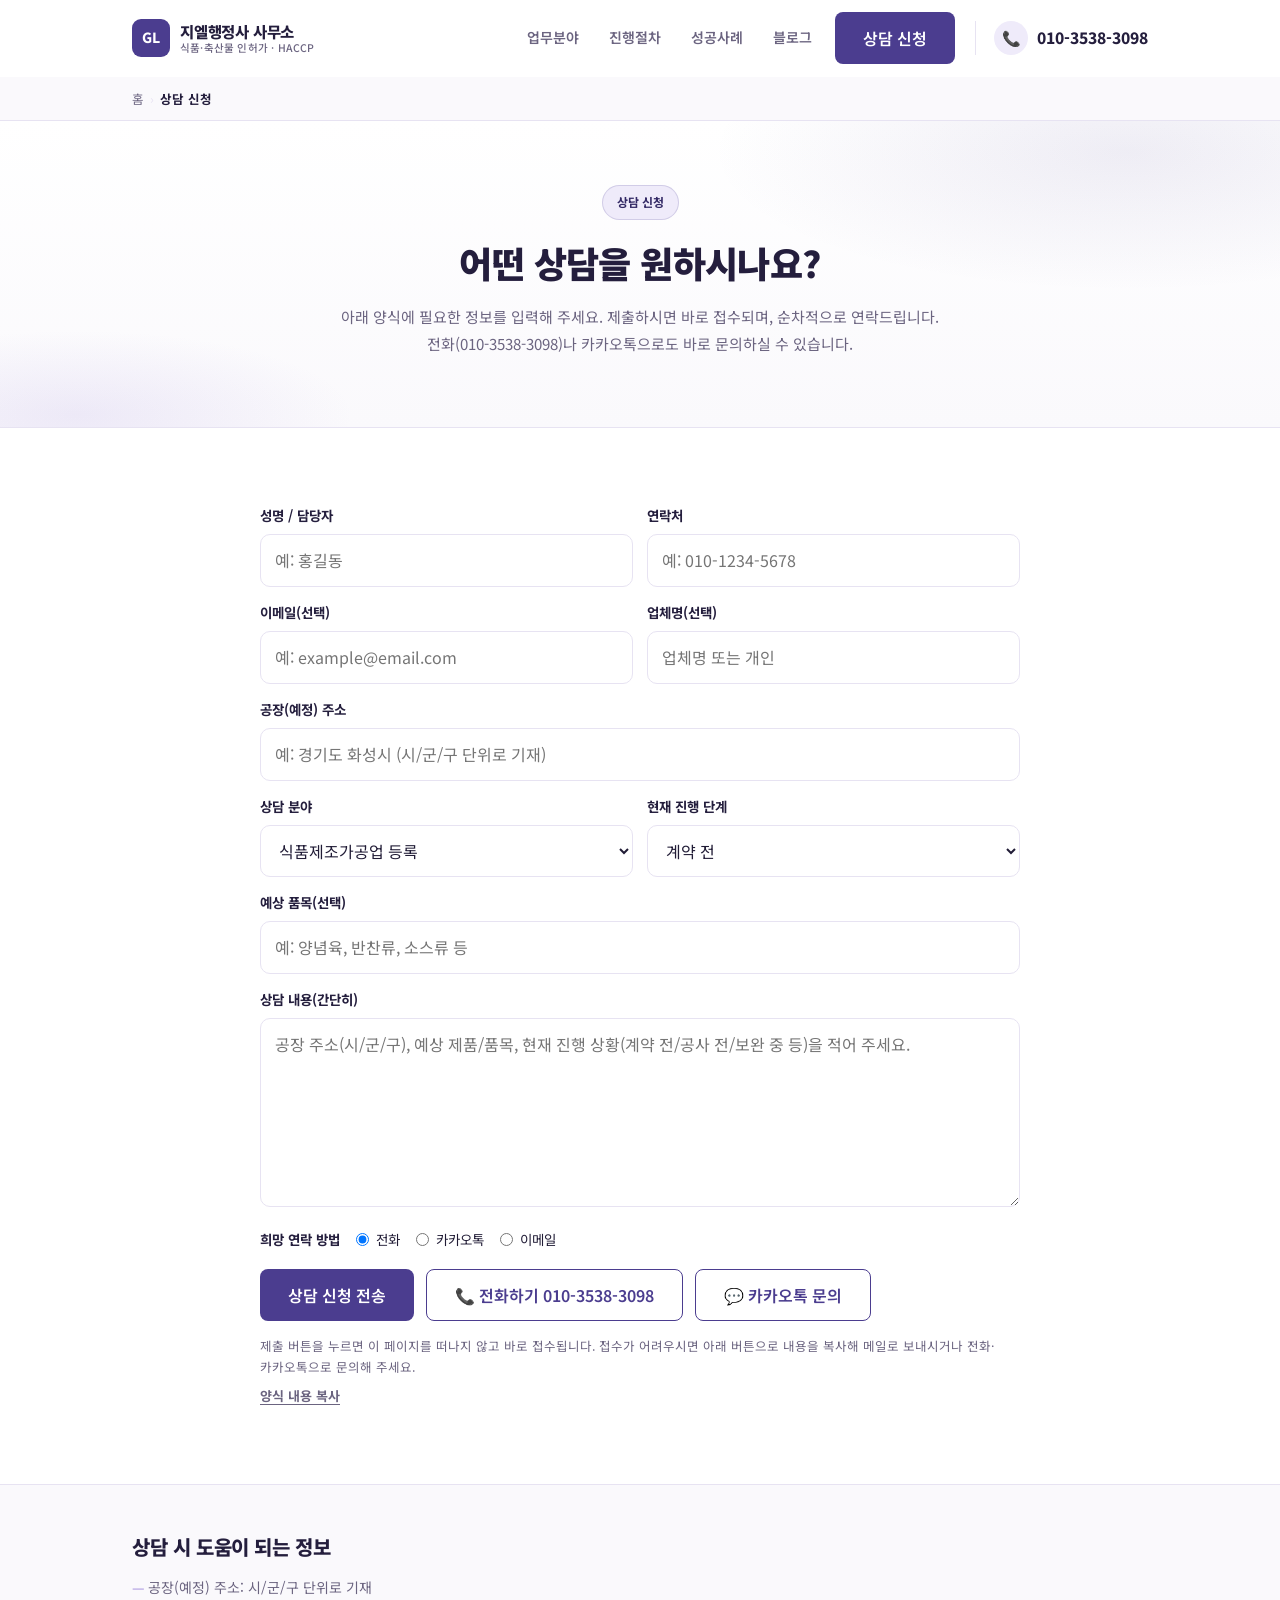
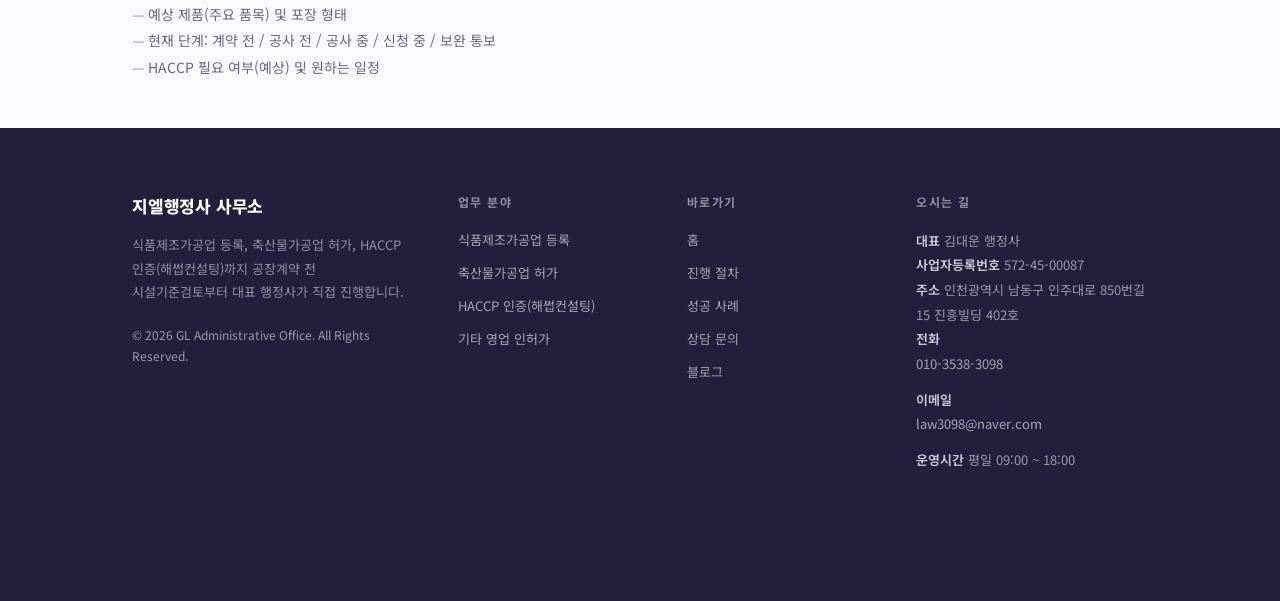
<file: consult.html>
<!DOCTYPE html>
<html lang="ko">
<head>
  <script async src="https://www.googletagmanager.com/gtag/js?id=G-QGWECXJBGD"></script>
  <script>
    window.dataLayer = window.dataLayer || [];
    function gtag(){dataLayer.push(arguments);}
    gtag('js', new Date());
    gtag('config', 'G-QGWECXJBGD');
  </script>
  <script type="text/javascript" src="//wcs.pstatic.net/wcslog.js"></script>
  <script type="text/javascript">
    if(!wcs_add) var wcs_add = {};
    wcs_add["wa"] = "1cdd1643c23b5f0";
    if(window.wcs) { wcs_do(); }
  </script>

  <meta charset="UTF-8" />
  <meta name="viewport" content="width=device-width, initial-scale=1.0" />

  <title>상담 신청 | 식품·축산물 인허가·HACCP 상담 — 지엘행정사 사무소</title>
  <meta name="description" content="식품·축산물 인허가, HACCP 인증 상담 신청 페이지입니다. 전화·카카오톡으로도 바로 문의하세요. ☎010-3538-3098" />
  <link rel="canonical" href="https://gladmin.co.kr/consult.html" />
  <meta name="robots" content="index,follow" />

  <meta property="og:type" content="website" />
  <meta property="og:url" content="https://gladmin.co.kr/consult.html" />
  <meta property="og:title" content="상담 신청 | 식품·축산물 인허가·HACCP 상담 — 지엘행정사 사무소" />
  <meta property="og:description" content="식품제조가공업, 축산물가공업, HACCP 인증 상담을 신청하세요. 전화·카카오톡 문의도 가능합니다." />
  <meta property="og:image" content="https://gladmin.co.kr/images/hero-jj.png" />
  <meta property="og:locale" content="ko_KR" />
  <meta property="og:site_name" content="지엘행정사 사무소" />
  <meta name="twitter:card" content="summary_large_image" />
  <meta name="twitter:title" content="상담 신청 | 지엘행정사 사무소" />
  <meta name="twitter:description" content="식품·축산물 인허가·HACCP 상담을 신청하세요." />
  <meta name="twitter:image" content="https://gladmin.co.kr/images/hero-jj.png" />

  <script type="application/ld+json">
  {
    "@context": "https://schema.org",
    "@graph": [
      {
        "@type": "ProfessionalService",
        "@id": "https://gladmin.co.kr/#organization",
        "name": "지엘행정사 사무소",
        "telephone": "010-3538-3098",
        "email": "law3098@naver.com",
        "url": "https://gladmin.co.kr",
        "areaServed": ["인천광역시","경기도","서울특별시","강원도","충청도","경상도","전라도","제주도"]
      },
      {
        "@type": "BreadcrumbList",
        "itemListElement": [
          { "@type": "ListItem", "position": 1, "name": "홈", "item": "https://gladmin.co.kr/" },
          { "@type": "ListItem", "position": 2, "name": "상담 신청", "item": "https://gladmin.co.kr/consult.html" }
        ]
      }
    ]
  }
  </script>

  <link rel="preconnect" href="https://fonts.googleapis.com">
  <link rel="preconnect" href="https://fonts.gstatic.com" crossorigin>
  <link href="https://fonts.googleapis.com/css2?family=Noto+Sans+KR:wght@300;400;500;700;900&display=swap" rel="stylesheet">
  <link rel="stylesheet" href="styles/tokens.css">
  <link rel="stylesheet" href="style.css">
</head>
<body data-page="consult">

<header class="site-header" itemscope itemtype="https://schema.org/WPHeader">
  <div class="container site-header-bar">
    <a href="index.html" class="site-logo">
      <span class="site-logo-mark">GL</span>
      <span class="site-logo-text"><strong>지엘행정사 사무소</strong><small>식품·축산물 인허가 · HACCP</small></span>
    </a>
    <button class="nav-toggle" aria-label="메뉴 열기" aria-expanded="false"><span></span><span></span><span></span></button>
    <nav class="site-nav" aria-label="주요 메뉴">
      <a href="services.html">업무분야</a>
      <a href="index.html#process">진행절차</a>
      <a href="cases.html">성공사례</a>
      <a href="https://blog.naver.com/PostList.naver?blogId=goodlock7ad&from=postList&categoryNo=1" target="_blank" rel="noopener">블로그</a>
      <a href="consult.html" class="btn btn-primary" aria-current="page">상담 신청</a>
    </nav>
    <a href="tel:01035383098" class="site-tel" aria-label="전화상담">
      <span class="site-tel-icon">📞</span>
      <span class="site-tel-num">010-3538-3098</span>
    </a>
  </div>
</header>
<div class="nav-backdrop"></div>

<nav class="breadcrumb" aria-label="breadcrumb">
  <div class="container breadcrumb-list"><a href="index.html">홈</a><span>›</span><b>상담 신청</b></div>
</nav>

<section class="page-hero" aria-labelledby="ph-heading">
  <div class="container page-hero-inner">
    <div class="page-hero-badge">상담 신청</div>
    <h1 id="ph-heading">어떤 상담을 원하시나요?</h1>
    <p class="page-hero-desc">아래 양식에 필요한 정보를 입력해 주세요. 제출하시면 바로 접수되며, 순차적으로 연락드립니다. 전화(010-3538-3098)나 카카오톡으로도 바로 문의하실 수 있습니다.</p>
  </div>
</section>

<main>
<section class="section" id="consultForm-section">
  <div class="container">
    <form id="consultForm" class="consult-form" action="https://formspree.io/f/xvzwoyqg" method="POST">
      <div class="form-row">
        <div class="form-field"><label for="f-name">성명 / 담당자</label><input id="f-name" name="name" required placeholder="예: 홍길동"></div>
        <div class="form-field"><label for="f-phone">연락처</label><input id="f-phone" name="phone" required placeholder="예: 010-1234-5678"></div>
      </div>
      <div class="form-row">
        <div class="form-field"><label for="f-email">이메일(선택)</label><input id="f-email" name="email" type="email" placeholder="예: example@email.com"></div>
        <div class="form-field"><label for="f-company">업체명(선택)</label><input id="f-company" name="company" placeholder="업체명 또는 개인"></div>
      </div>
      <div class="form-field" style="margin-bottom:14px;">
        <label for="f-address">공장(예정) 주소</label>
        <input id="f-address" name="address" placeholder="예: 경기도 화성시 (시/군/구 단위로 기재)">
      </div>
      <div class="form-row">
        <div class="form-field"><label for="f-service">상담 분야</label>
          <select id="f-service" name="service" required>
            <option value="식품제조가공업">식품제조가공업 등록</option>
            <option value="축산물가공업">축산물가공업 허가</option>
            <option value="HACCP">HACCP 인증 / 해썹컨설팅</option>
            <option value="기타">기타(즉석판매·소분 등)</option>
          </select>
        </div>
        <div class="form-field"><label for="f-stage">현재 진행 단계</label>
          <select id="f-stage" name="stage">
            <option value="계약 전">계약 전</option>
            <option value="공사 전">공사 전</option>
            <option value="공사 중">공사 중</option>
            <option value="신청 중">신청 중</option>
            <option value="보완 통보">보완 통보</option>
          </select>
        </div>
      </div>
      <div class="form-field" style="margin-bottom:14px;">
        <label for="f-product">예상 품목(선택)</label>
        <input id="f-product" name="product" placeholder="예: 양념육, 반찬류, 소스류 등">
      </div>
      <div class="form-field" style="margin-bottom:14px;">
        <label for="f-message">상담 내용(간단히)</label>
        <textarea id="f-message" name="message" rows="6" required placeholder="공장 주소(시/군/구), 예상 제품/품목, 현재 진행 상황(계약 전/공사 전/보완 중 등)을 적어 주세요."></textarea>
      </div>
      <div class="form-radio-group">
        <span>희망 연락 방법</span>
        <label class="form-radio"><input type="radio" name="prefer" value="전화" checked> 전화</label>
        <label class="form-radio"><input type="radio" name="prefer" value="카카오톡"> 카카오톡</label>
        <label class="form-radio"><input type="radio" name="prefer" value="이메일"> 이메일</label>
      </div>
      <input type="hidden" name="_subject" value="홈페이지 상담신청">
      <input type="text" name="_gotcha" tabindex="-1" autocomplete="off" style="position:absolute;left:-9999px;width:1px;height:1px;overflow:hidden;" aria-hidden="true">
      <div class="form-actions">
        <button type="submit" class="btn btn-primary">상담 신청 전송</button>
        <a href="tel:01035383098" class="btn btn-secondary">📞 전화하기 010-3538-3098</a>
        <a href="http://pf.kakao.com/_YYpbX/chat" target="_blank" rel="noopener" class="btn btn-secondary">💬 카카오톡 문의</a>
      </div>
      <div id="formStatus" class="form-status" role="status" aria-live="polite"></div>
      <p class="form-note">제출 버튼을 누르면 이 페이지를 떠나지 않고 바로 접수됩니다. 접수가 어려우시면 아래 버튼으로 내용을 복사해 메일로 보내시거나 전화·카카오톡으로 문의해 주세요.</p>
      <button type="button" id="copyBtn" class="text-btn">양식 내용 복사</button>
    </form>
  </div>
</section>

<section class="section section-sm" style="background:var(--cream);border-top:1px solid var(--border);">
  <div class="container">
    <h2 class="section-title" style="font-size:20px;">상담 시 도움이 되는 정보</h2>
    <ul class="consult-info-list">
      <li>공장(예정) 주소: 시/군/구 단위로 기재</li>
      <li>예상 제품(주요 품목) 및 포장 형태</li>
      <li>현재 단계: 계약 전 / 공사 전 / 공사 중 / 신청 중 / 보완 통보</li>
      <li>HACCP 필요 여부(예상) 및 원하는 일정</li>
    </ul>
  </div>
</section>
</main>

<footer class="site-footer" itemscope itemtype="https://schema.org/WPFooter">
  <div class="container site-footer-grid">
    <div class="site-footer-brand">
      <div class="site-footer-logo">지엘행정사 사무소</div>
      <p class="site-footer-tagline">식품제조가공업 등록, 축산물가공업 허가, HACCP 인증(해썹컨설팅)까지 공장계약 전 시설기준검토부터 대표 행정사가 직접 진행합니다.</p>
      <div class="site-footer-copy" style="margin-top:0;padding-top:0;border-top:none;">© 2026 GL Administrative Office. All Rights Reserved.</div>
    </div>
    <nav class="site-footer-links" aria-label="업무 분야">
      <h5>업무 분야</h5>
      <a href="services.html#food">식품제조가공업 등록</a>
      <a href="services.html#meat">축산물가공업 허가</a>
      <a href="services.html#haccp">HACCP 인증(해썹컨설팅)</a>
      <a href="services.html#etc">기타 영업 인허가</a>
    </nav>
    <nav class="site-footer-links" aria-label="바로가기">
      <h5>바로가기</h5>
      <a href="index.html">홈</a>
      <a href="index.html#process">진행 절차</a>
      <a href="cases.html">성공 사례</a>
      <a href="consult.html">상담 문의</a>
      <a href="https://blog.naver.com/PostList.naver?blogId=goodlock7ad&from=postList&categoryNo=1" target="_blank" rel="noopener">블로그</a>
    </nav>
    <div class="site-footer-links">
      <h5>오시는 길</h5>
      <div class="site-footer-info">
        <p><strong>대표</strong> 김대운 행정사</p>
        <p><strong>사업자등록번호</strong> 572-45-00087</p>
        <p><strong>주소</strong> 인천광역시 남동구 인주대로 850번길 15 진흥빌딩 402호</p>
        <p><strong>전화</strong> <a href="tel:01035383098">010-3538-3098</a></p>
        <p><strong>이메일</strong> <a href="mailto:law3098@naver.com">law3098@naver.com</a></p>
        <p><strong>운영시간</strong> 평일 09:00 ~ 18:00</p>
      </div>
    </div>
  </div>
</footer>

<div class="mobile-cta-bar" role="navigation" aria-label="빠른 연락">
  <a href="tel:01035383098" class="mobile-cta-bar-btn btn btn-secondary">📞 전화하기</a>
  <a href="#consultForm-section" class="mobile-cta-bar-btn btn btn-primary">상담폼 작성</a>
</div>

<script src="scripts/reveal.js"></script>
<script src="main.js"></script>
<script>
(function(){
  var form=document.getElementById('consultForm');
  var copyBtn=document.getElementById('copyBtn');
  var serviceSelect=document.getElementById('f-service');
  var statusEl=document.getElementById('formStatus');

  /* services.html에서 consult.html?type=food 등으로 넘어오면 상담 분야를 자동 선택 */
  var typeMap={ food:'식품제조가공업', meat:'축산물가공업', haccp:'HACCP', etc:'기타' };
  var params=new URLSearchParams(window.location.search);
  var type=params.get('type');
  if(type && typeMap[type]){ serviceSelect.value=typeMap[type]; }

  function setStatus(kind,text){
    statusEl.className='form-status'+(kind?' is-'+kind:'');
    statusEl.textContent=text||'';
  }

  form.addEventListener('submit',function(e){
    e.preventDefault();

    /* 허니팟(스팸 방지): 값이 채워져 있으면 봇으로 간주하고 조용히 무시 */
    var honeypot=form.querySelector('input[name="_gotcha"]');
    if(honeypot && honeypot.value){ return; }

    var data=new FormData(form);
    var name=data.get('name');
    var service=data.get('service');
    var subjectField=form.querySelector('input[name="_subject"]');
    if(subjectField){ subjectField.value='[홈페이지 상담신청] '+name+' - '+service; }

    var submitBtn=form.querySelector('button[type="submit"]');
    var originalLabel=submitBtn.textContent;
    submitBtn.disabled=true;
    submitBtn.textContent='전송 중...';
    setStatus(null,'');

    fetch(form.action,{
      method:'POST',
      body:new FormData(form),
      headers:{ 'Accept':'application/json' }
    }).then(function(res){
      if(res.ok){
        setStatus('success','상담 신청이 접수되었습니다. 빠른 시일 내에 연락드리겠습니다.');
        form.reset();
        if(typeof gtag!=='undefined') gtag('event','consult_submit',{event_category:'contact',event_label:service});
      } else {
        return res.json().catch(function(){ return null; }).then(function(json){
          var msg=(json && json.errors && json.errors.length) ? json.errors.map(function(er){ return er.message; }).join(', ') : null;
          setStatus('error','전송에 실패했습니다'+(msg?' ('+msg+')':'')+'. 전화(010-3538-3098)로 문의해 주세요.');
        });
      }
    }).catch(function(){
      setStatus('error','전송에 실패했습니다. 네트워크 상태를 확인하시거나 전화(010-3538-3098)로 문의해 주세요.');
    }).finally(function(){
      submitBtn.disabled=false;
      submitBtn.textContent=originalLabel;
    });
  });

  copyBtn.addEventListener('click',function(){
    var data=new FormData(form);
    var text='상담 신청\n';
    text+='이름: '+(data.get('name')||'')+'\n';
    text+='연락처: '+(data.get('phone')||'')+'\n';
    text+='이메일: '+(data.get('email')||'')+'\n';
    text+='상담분야: '+(data.get('service')||'')+'\n';
    text+='업체명: '+(data.get('company')||'')+'\n';
    text+='공장(예정) 주소: '+(data.get('address')||'')+'\n';
    text+='예상 품목: '+(data.get('product')||'')+'\n';
    text+='진행 단계: '+(data.get('stage')||'')+'\n';
    text+='희망연락방법: '+(data.get('prefer')||'')+'\n\n';
    text+='상담내용:\n'+(data.get('message')||'');
    navigator.clipboard.writeText(text).then(function(){
      alert('양식 내용이 클립보드에 복사되었습니다. 이메일에 붙여넣어 전송하거나 카카오톡으로 공유하세요.');
    },function(){
      alert('복사에 실패했습니다. 브라우저에서 클립보드 사용을 허용해 주세요.');
    });
  });
})();
</script>
</body>
</html>
</file>
<file: styles/tokens.css>
/* ============================================================
   지엘행정사 사무소 — 디자인 토큰 (styles/tokens.css)
   전 페이지(index/services/cases/consult)가 style.css보다 먼저
   이 파일을 로드합니다. 색상·타이포·스페이싱의 단일 기준입니다.

   2026-09 업데이트: 퍼플/인디고 컬러 시스템으로 교체
   (기존 딥틸+코럴 → 인디고 퍼플, 모바일 앱 디자인 레퍼런스 기준)
   ============================================================ */
:root{
  /* ── 컬러 시스템 ── */
  --color-primary:#4B3D8F;        /* 딥 인디고 퍼플 — 헤더 포인트, 주요 버튼, 링크 */
  --color-primary-dark:#342A66;   /* 호버/다크 섹션, 히어로 그라데이션 어두운 쪽 */
  --color-primary-soft:#EFEBFA;   /* 연한 라벤더 배경 */
  --color-accent:#9B85D9;         /* 브라이트 바이올렛 — 강조 배지, 아이콘, 다크 배경 위 CTA */
  --color-accent-dark:#7C63BE;    /* 바이올렛 호버 */
  --color-accent-soft:#F1EDFB;    /* 연한 바이올렛 배경 */
  --color-ink:#241E3D;            /* 헤드라인/본문 최상단 톤, 다크 섹션(footer/CTA) 배경 */
  --color-ink-soft:#362C55;       /* 다크 섹션 위 hover */
  --color-surface-light:#FAF9FC;  /* 연회색(라벤더 틴트) 섹션 배경 */
  --color-surface-white:#FFFFFF;
  --color-text:#211C36;
  --color-muted:#6B6480;
  --color-muted-2:#9B93AC;
  --color-border:#E7E3F2;
  --color-danger:#C4553A;
  --color-danger-soft:#FBEAE5;
  --color-ok:#2F7D5A;
  --color-ok-soft:#E9F5EF;

  /* ── 레거시 별칭(기존 컴포넌트 CSS 호환용) ── */
  --ink:var(--color-ink);
  --ink-2:var(--color-ink-soft);
  --brand:var(--color-primary);
  --brand-dark:var(--color-primary-dark);
  --brand-soft:var(--color-primary-soft);
  --accent:var(--color-accent);
  --accent-soft:var(--color-accent-soft);
  --cream:var(--color-surface-light);
  --paper:var(--color-surface-white);
  --text:var(--color-text);
  --muted:var(--color-muted);
  --muted-2:var(--color-muted-2);
  --border:var(--color-border);
  --danger:var(--color-danger);
  --danger-soft:var(--color-danger-soft);
  --ok:var(--color-ok);
  --ok-soft:var(--color-ok-soft);

  /* ── 그라디언트 ── */
  --gradient-brand:linear-gradient(135deg,var(--color-primary) 0%,var(--color-accent) 140%);
  --gradient-dark:linear-gradient(135deg,var(--color-primary-dark) 0%,var(--color-ink) 100%);

  /* ── 스페이싱(8px 스케일) ── */
  --space-1:4px;
  --space-2:8px;
  --space-3:16px;
  --space-4:24px;
  --space-5:32px;
  --space-6:48px;
  --space-7:64px;
  --space-8:96px;

  /* ── 타이포 ── */
  --font-sans:'Noto Sans KR',-apple-system,'Malgun Gothic',sans-serif;
  --font-base:16px;
  --line-height-tight:1.3;
  --line-height-body:1.7;
  --line-height-heading:1.3;

  /* ── 반경/그림자/트랜지션 ── */
  --radius:16px;
  --radius-sm:10px;
  --radius-lg:26px;
  --radius-card:var(--radius);
  --radius-button:var(--radius-sm);
  --shadow-sm:0 4px 18px rgba(36,30,61,0.07);
  --shadow-md:0 14px 40px rgba(36,30,61,0.12);
  --shadow-lg:0 26px 64px rgba(36,30,61,0.20);
  --shadow-card:var(--shadow-sm);
  --tr:all .28s cubic-bezier(.4,0,.2,1);
  --tr-slow:all .5s cubic-bezier(.4,0,.2,1);

  --header-h:76px;
  /* 모바일 하단 고정바 실측 높이 — 상단패딩10 + 버튼48(모바일 .btn 고정 height) + 하단패딩10 */
  --bottom-bar-height:68px;
}

/* 모션 최소화 환경: 애니메이션/전환을 사실상 제거 */
@media (prefers-reduced-motion: reduce){
  :root{ --tr:none; --tr-slow:none; }
}
</file>
<file: style.css>
/* ============================================================
   지엘행정사 사무소 — 공통 디자인 시스템 (style.css)
   전 페이지(index/services/cases/consult 등)가 이 파일 하나를 공유합니다.
   색상·타이포·스페이싱 등 모든 디자인 토큰은 styles/tokens.css에서
   정의하며, 이 파일은 그 토큰을 사용하는 컴포넌트 스타일만 담습니다.
   딥 인디고 퍼플(전문성·신뢰) + 브라이트 바이올렛(포인트) 조합으로, 여백을 넉넉히 두고
   섹션마다 배경 전환으로 리듬을 주는 하이엔드 컨설팅 톤을 사용합니다.
   ============================================================ */

*,*::before,*::after{margin:0;padding:0;box-sizing:border-box;}
html{scroll-behavior:smooth;overflow-x:hidden;}
body{
  font-family:var(--font-sans);
  background:var(--paper);
  color:var(--text);
  line-height:1.7;
  word-break:keep-all;
  overflow-x:hidden;
  min-width:320px;
}
a{text-decoration:none;color:inherit;}
img{display:block;max-width:100%;}
ul,ol{list-style:none;}
button{font-family:inherit;}
h1,h2,h3,h4{font-weight:800;line-height:1.35;color:var(--ink);}

.container{width:100%;max-width:1160px;margin:0 auto;padding:0 24px;}
/* 데스크톱(1024px 이상)은 좌우 여백을 60~80px로 넉넉히, 모바일(768px 미만)은 20~24px로 유지 */
@media(min-width:1024px){
  .container{padding:0 72px;}
}
@media(max-width:768px){
  .container{padding:0 22px;}
}
main{display:block;}

/* ── 공용 섹션 타이틀 ── */
.section{padding:76px 0;scroll-margin-top:calc(var(--header-h) + var(--space-3));}
.section-sm{padding:48px 0;scroll-margin-top:calc(var(--header-h) + var(--space-3));}
.section-label{display:inline-block;font-size:12.5px;font-weight:700;color:var(--accent);letter-spacing:2px;margin-bottom:10px;}
.section-title{font-size:28px;letter-spacing:-0.4px;margin-bottom:14px;}
.section-title em{color:var(--brand);font-style:normal;}
.section-desc{font-size:15.5px;color:var(--muted);line-height:1.75;max-width:680px;}
.section-head{margin-bottom:40px;}
.section-head.center{text-align:center;margin-left:auto;margin-right:auto;}
.section-head.center .section-desc{margin-left:auto;margin-right:auto;}

/* ── 버튼 ──
   사이트 전체 CTA는 .btn-primary(채움) / .btn-secondary(외곽선) 두 클래스로만
   스타일링합니다. height를 고정값으로 둬 텍스트 길이·이모지 유무와 무관하게
   모든 버튼의 세로 크기가 항상 동일합니다. 다른 버튼 변형 클래스는 두지 않습니다. */
.btn{display:inline-flex;align-items:center;justify-content:center;gap:8px;height:52px;padding:0 28px;font-size:16px;font-weight:600;border-radius:8px;box-sizing:border-box;line-height:1;white-space:nowrap;text-decoration:none;transition:var(--tr);cursor:pointer;font-family:inherit;}
.btn-primary{background:var(--color-primary);color:#fff;border:none;}
.btn-primary:hover{background:var(--brand-dark);transform:translateY(-1px);box-shadow:var(--shadow-sm);}
.btn-secondary{background:#fff;color:var(--color-primary);border:1px solid var(--color-primary);}
.btn-secondary:hover{background:var(--color-primary);color:#fff;transform:translateY(-1px);box-shadow:var(--shadow-sm);}
.hero-actions .btn,
.page-hero-actions .btn,
.founder-cta .btn,
.cta-band-actions .btn{
  flex:1 1 200px;
  max-width:320px;
}
@media(max-width:768px){
  .btn{height:48px;}
}

/* ============================================================
   헤더
   ============================================================ */
.site-header{position:sticky;top:0;z-index:5000;background:rgba(255,255,255,0);backdrop-filter:blur(0px);border-bottom:1px solid transparent;transition:var(--tr);}
.site-header.is-scrolled{background:rgba(255,255,255,0.92);backdrop-filter:blur(14px);-webkit-backdrop-filter:blur(14px);border-bottom-color:var(--border);box-shadow:var(--shadow-sm);}
.site-header-bar{height:var(--header-h);display:flex;align-items:center;gap:20px;}
.site-logo{display:flex;align-items:center;gap:10px;flex-shrink:0;}
.site-logo-mark{width:38px;height:38px;border-radius:9px;background:var(--brand);color:#fff;display:flex;align-items:center;justify-content:center;font-weight:800;font-size:14px;flex-shrink:0;}
.site-logo-text{display:flex;flex-direction:column;line-height:1.25;}
.site-logo-text strong{font-size:15.5px;font-weight:800;color:var(--ink);letter-spacing:-0.2px;}
.site-logo-text small{font-size:10.5px;font-weight:500;color:var(--muted);letter-spacing:0.2px;}
.site-nav{display:flex;align-items:center;gap:4px;margin-left:auto;}
.site-nav a:not(.btn){font-size:14px;font-weight:600;color:var(--muted);padding:8px 13px;border-radius:7px;transition:var(--tr);white-space:nowrap;}
.site-nav a:not(.btn):hover{color:var(--ink);background:var(--brand-soft);}
.site-nav .btn{margin-left:6px;}
.site-tel{display:flex;align-items:center;gap:9px;padding-left:18px;border-left:1px solid var(--border);flex-shrink:0;}
.site-tel-icon{width:34px;height:34px;border-radius:50%;background:var(--brand-soft);display:flex;align-items:center;justify-content:center;font-size:15px;flex-shrink:0;}
.site-tel-num{font-size:15.5px;font-weight:800;color:var(--ink);line-height:1;}
.site-tel:hover .site-tel-num{color:var(--brand);}
.nav-toggle{display:none;align-items:center;justify-content:center;width:44px;height:44px;border-radius:8px;border:1px solid var(--border);background:var(--paper);flex-direction:column;gap:4px;flex-shrink:0;cursor:pointer;}
.nav-toggle span{display:block;width:18px;height:2px;background:var(--ink);transition:var(--tr);}
.nav-toggle.is-open span:nth-child(1){transform:translateY(6px) rotate(45deg);}
.nav-toggle.is-open span:nth-child(2){opacity:0;}
.nav-toggle.is-open span:nth-child(3){transform:translateY(-6px) rotate(-45deg);}
.nav-backdrop{position:fixed;inset:0;background:rgba(36,30,61,0.35);opacity:0;visibility:hidden;transition:opacity .2s ease,visibility .2s;z-index:4900;}
.nav-backdrop.is-visible{opacity:1;visibility:visible;}

/* ── 빵부스러기 ── */
.breadcrumb{background:var(--cream);border-bottom:1px solid var(--border);padding:11px 0;}
.breadcrumb-list{display:flex;align-items:center;gap:6px;font-size:12.5px;color:var(--muted);}
.breadcrumb-list a{color:var(--muted);}
.breadcrumb-list a:hover{color:var(--brand);}
.breadcrumb-list b{color:var(--ink);font-weight:700;}
.breadcrumb-list span{color:var(--border);}

/* ============================================================
   히어로 (홈)
   ============================================================ */
.hero{
  position:relative;min-height:min(90vh,860px);display:flex;flex-direction:column;
  background:
    linear-gradient(rgba(0,0,0,0.15),rgba(0,0,0,0.35)),
    radial-gradient(circle at 1px 1px,rgba(255,255,255,0.12) 1.5px,transparent 0) 0 0/32px 32px,
    linear-gradient(135deg,var(--color-primary-dark) 0%,var(--color-primary) 52%,var(--color-accent) 140%);
  border-bottom:1px solid var(--border);overflow:hidden;
}
.hero-inner{position:relative;z-index:1;flex:1;display:flex;flex-direction:column;align-items:center;justify-content:center;text-align:center;padding-top:calc(var(--header-h) + 56px);padding-bottom:80px;}
.hero-badge{display:inline-flex;align-items:center;gap:8px;background:var(--brand-soft);border:1px solid rgba(75,61,143,0.18);color:var(--brand-dark);font-size:12.5px;font-weight:700;padding:7px 16px;border-radius:999px;margin-bottom:16px;width:fit-content;}
.hero h1{font-size:46px;font-weight:900;line-height:1.32;letter-spacing:-0.8px;margin-bottom:20px;max-width:800px;color:#fff;text-shadow:0 2px 16px rgba(0,0,0,0.25);}
.hero h1 em{color:var(--color-accent);font-style:normal;}
.hero-desc{font-size:16px;color:rgba(255,255,255,0.88);line-height:1.85;margin-bottom:28px;max-width:720px;}
.hero-actions{display:flex;gap:12px;flex-wrap:wrap;justify-content:center;align-items:center;width:100%;}
.hero-link{display:inline-block;margin-top:20px;color:#fff;font-size:14px;font-weight:700;text-decoration:underline;text-underline-offset:3px;text-decoration-color:rgba(255,255,255,0.5);opacity:.9;transition:var(--tr);}
.hero-link:hover{opacity:1;text-decoration-color:#fff;}
.hero-scroll-cue{position:absolute;left:50%;bottom:14px;transform:translateX(-50%);display:flex;flex-direction:column;align-items:center;gap:6px;color:rgba(255,255,255,0.75);font-size:10.5px;letter-spacing:1.5px;font-weight:700;z-index:1;animation:heroScrollCue 2.2s ease-in-out infinite;}
.hero-scroll-cue i{font-size:16px;}
@keyframes heroScrollCue{0%,100%{transform:translate(-50%,0);opacity:.55;}50%{transform:translate(-50%,7px);opacity:1;}}
.hero-trust{position:relative;z-index:1;background:var(--paper);border-top:1px solid var(--border);}
.hero-trust-inner{display:grid;grid-template-columns:repeat(4,1fr);gap:1px;background:var(--border);}
.hero-trust-item{background:var(--paper);display:flex;align-items:center;gap:14px;padding:22px 24px;transition:var(--tr);}
.hero-trust-item:hover{background:var(--brand-soft);}
.hti-icon{font-size:20px;flex-shrink:0;width:44px;height:44px;border-radius:13px;background:var(--gradient-brand);color:#fff;display:flex;align-items:center;justify-content:center;box-shadow:0 8px 18px rgba(75,61,143,0.22);}
.hti-title{font-size:13px;font-weight:700;color:var(--ink);margin-bottom:2px;}
.hti-sub{font-size:11.5px;color:var(--muted);}

/* ── 내부 페이지 히어로(밝은 톤, 다크 풀블리드 없음) ── */
.page-hero{background:linear-gradient(180deg,#ffffff 0%,var(--cream) 100%);padding:64px 0 0;border-bottom:1px solid var(--border);position:relative;}
.page-hero::before{content:'';position:absolute;inset:0;background:radial-gradient(ellipse 50% 70% at 88% 10%,rgba(75,61,143,0.09),transparent 65%),radial-gradient(ellipse 36% 46% at 6% 96%,rgba(155,133,217,0.14),transparent 60%);pointer-events:none;}
.page-hero-inner{position:relative;z-index:1;padding-bottom:44px;max-width:760px;margin-left:auto;margin-right:auto;text-align:center;}
.page-hero-badge{display:inline-flex;align-items:center;gap:8px;background:var(--brand-soft);border:1px solid rgba(75,61,143,0.18);color:var(--brand-dark);font-size:12px;font-weight:700;padding:6px 14px;border-radius:999px;margin-bottom:18px;}
.page-hero h1{font-size:36px;font-weight:900;line-height:1.36;letter-spacing:-0.6px;margin:0 auto 16px;max-width:720px;}
.page-hero h1 em{color:var(--brand);font-style:normal;}
.page-hero-desc{font-size:15px;color:var(--muted);line-height:1.8;max-width:680px;margin:0 auto 26px;}
.page-hero-actions{display:flex;gap:12px;flex-wrap:wrap;justify-content:center;}

/* ============================================================
   공사 전 확인 안내 밴드 (경고성 배너 대신 정보성 카드)
   ============================================================ */
.check-band{position:relative;overflow:hidden;background:var(--gradient-dark);padding:var(--space-7) 0;}
.check-band::before{content:'';position:absolute;inset:0;background:radial-gradient(ellipse 55% 90% at 88% 30%,rgba(155,133,217,0.22),transparent 60%);pointer-events:none;}
.check-band-inner{position:relative;z-index:1;display:flex;align-items:center;gap:28px;flex-wrap:wrap;}
.check-band-icon{width:56px;height:56px;border-radius:16px;background:rgba(255,255,255,0.1);border:1px solid rgba(255,255,255,0.28);display:flex;align-items:center;justify-content:center;font-size:24px;flex-shrink:0;}
.check-band-text strong{display:block;font-size:22px;font-weight:800;color:#fff;letter-spacing:-0.3px;line-height:1.4;margin-bottom:8px;}
.check-band-text p{font-size:14.5px;color:rgba(255,255,255,0.72);line-height:1.8;max-width:640px;}
.check-band-cta{margin-left:auto;flex-shrink:0;}
/* 진한 톤 밴드 다음에 오는 섹션 제목은 여백을 더 넉넉히 둬 구간이 바뀜을 분명히 함 */
.check-band + .section .section-head{margin-top:var(--space-6);}

/* ============================================================
   서비스 카드 그리드
   ============================================================ */
.service-grid{display:grid;grid-template-columns:repeat(4,1fr);gap:16px;}
.service-card{position:relative;overflow:hidden;background:var(--paper);border:1px solid var(--border);border-radius:var(--radius);padding:30px 22px;transition:var(--tr);display:flex;flex-direction:column;}
.service-card::before{content:'';position:absolute;top:0;left:0;right:0;height:3px;background:var(--gradient-brand);transform:scaleX(0);transform-origin:left;transition:var(--tr-slow);}
.service-card:hover{border-color:var(--brand);box-shadow:var(--shadow-md);transform:translateY(-6px);}
.service-card:hover::before{transform:scaleX(1);}
.service-card-icon{width:52px;height:52px;border-radius:15px;background:var(--gradient-brand);color:#fff;display:flex;align-items:center;justify-content:center;font-size:23px;margin-bottom:18px;box-shadow:0 10px 22px rgba(75,61,143,0.24);}
.service-card-index{font-size:11px;font-weight:700;color:var(--accent);letter-spacing:1.5px;margin-bottom:8px;display:block;}
.service-card h3{font-size:16px;margin-bottom:9px;line-height:1.4;}
.service-card p{font-size:13.5px;color:var(--muted);line-height:1.65;flex:1;margin-bottom:18px;}

/* ============================================================
   프로세스
   ============================================================ */
.process-steps{display:grid;grid-template-columns:repeat(5,1fr);gap:12px;position:relative;}
.process-steps::before{content:'';position:absolute;top:29px;left:9%;right:9%;height:2px;background:linear-gradient(90deg,var(--color-primary),var(--color-accent));opacity:.4;}
.process-step{position:relative;text-align:center;padding:0 8px;}
.process-step-icon{width:60px;height:60px;border-radius:50%;background:var(--paper);border:2px solid var(--border);display:flex;align-items:center;justify-content:center;font-size:22px;margin:0 auto 14px;position:relative;z-index:1;transition:var(--tr);}
.process-step:hover .process-step-icon{border-color:transparent;background:var(--gradient-brand);color:#fff;box-shadow:var(--shadow-md);transform:translateY(-3px);}
.process-step-index{position:absolute;top:-4px;right:calc(50% - 34px);width:20px;height:20px;border-radius:50%;background:var(--gradient-brand);color:#fff;font-size:9.5px;font-weight:800;display:flex;align-items:center;justify-content:center;}
.process-step-title{font-size:13.5px;font-weight:800;color:var(--ink);margin-bottom:6px;}
.process-step-desc{font-size:12px;color:var(--muted);line-height:1.7;}

/* ============================================================
   대표 소개 / 신뢰 섹션
   ============================================================ */
.founder{background:var(--cream);border-top:1px solid var(--border);border-bottom:1px solid var(--border);}
.founder-layout{display:grid;grid-template-columns:260px 1fr;gap:48px;align-items:center;}
.founder-photo{position:relative;border-radius:var(--radius);overflow:hidden;border:1px solid var(--border);box-shadow:var(--shadow-md);aspect-ratio:4/5;}
.founder-photo::after{content:'';position:absolute;inset:0;border-radius:inherit;box-shadow:inset 0 0 0 1px rgba(255,255,255,0.06);pointer-events:none;}
.founder-photo img{width:100%;height:100%;object-fit:cover;object-position:top center;}
.founder-name{display:inline-flex;align-items:center;gap:6px;background:var(--brand-soft);border:1px solid rgba(75,61,143,0.18);color:var(--brand-dark);font-size:12.5px;font-weight:700;letter-spacing:0.5px;padding:6px 14px;border-radius:999px;margin-bottom:14px;}
.founder-role{font-size:38px;font-weight:900;color:var(--ink);letter-spacing:-0.8px;margin-bottom:12px;}
.founder-specialty{font-size:15px;font-weight:700;color:var(--brand-dark);padding-bottom:16px;margin-bottom:16px;border-bottom:1px solid var(--border);}
.founder-desc{font-size:14.5px;color:var(--muted);line-height:1.8;margin-bottom:18px;max-width:640px;}
.founder-credentials{display:flex;flex-wrap:wrap;gap:10px;margin-bottom:22px;}
.founder-credential{font-size:12.5px;font-weight:700;color:var(--ink);background:var(--paper);border:1px solid var(--border);padding:7px 14px;border-radius:999px;}
.founder-cta{display:flex;flex-wrap:wrap;gap:12px;align-items:center;}

/* ============================================================
   차별점(가치) 카드
   ============================================================ */
.value-grid{display:grid;grid-template-columns:repeat(4,1fr);gap:20px;}
.value-card{background:var(--paper);border:1px solid var(--border);border-radius:var(--radius);padding:28px 22px;text-align:center;transition:var(--tr);}
.value-card:hover{border-color:var(--brand);box-shadow:var(--shadow-md);transform:translateY(-4px);}
.value-card-icon{width:50px;height:50px;border-radius:15px;background:var(--gradient-brand);color:#fff;display:flex;align-items:center;justify-content:center;font-size:22px;margin:0 auto 14px;box-shadow:0 8px 18px rgba(75,61,143,0.2);}
.value-card h4{font-size:14.5px;margin-bottom:8px;}
.value-card p{font-size:12.5px;color:var(--muted);line-height:1.65;}

/* ============================================================
   성공사례 카드 (공통 — index 미리보기 / cases 전체)
   ============================================================ */
.cases-grid{display:grid;grid-template-columns:repeat(4,1fr);gap:18px;}
.cases-grid.cols-3{grid-template-columns:repeat(3,1fr);}
.case-card{border-radius:var(--radius);overflow:hidden;border:1px solid var(--border);background:var(--paper);transition:var(--tr);display:flex;flex-direction:column;height:100%;position:relative;}
.case-card:hover{transform:translateY(-6px);box-shadow:var(--shadow-lg);border-color:var(--brand);}
.case-card-img{aspect-ratio:4/5;background:var(--cream);display:flex;align-items:center;justify-content:center;overflow:hidden;position:relative;}
.case-card-img img{width:100%;height:100%;object-fit:contain;padding:4px;transition:transform .4s ease;}
.case-card:hover .case-card-img img{transform:scale(1.04);}
.case-card-badge{position:absolute;top:10px;left:10px;font-size:11px;font-weight:800;letter-spacing:0.1px;padding:5px 12px;border-radius:6px;background:var(--brand-dark);color:#fff;box-shadow:0 2px 6px rgba(0,0,0,0.28);z-index:2;}
.case-card-badge.is-food{background:var(--color-primary-dark);color:#fff;}
.case-card-badge.is-meat{background:var(--color-accent);color:var(--color-ink);}
.case-card-badge.is-etc{background:var(--color-ink);color:#fff;}
.case-card-body{padding:14px 16px 17px;flex:1;display:flex;flex-direction:column;gap:5px;}
.case-card-region{font-size:11.5px;font-weight:700;color:var(--muted);}
.case-card-title{font-size:13.5px;font-weight:700;color:var(--ink);line-height:1.45;}
/* 색상/크기는 .btn .btn-primary/.btn-secondary가 담당 — 이 클래스는 단독 배치된 버튼을 섹션 중앙에 놓는 레이아웃 전용 */
.btn-center{display:flex;width:fit-content;margin:32px auto 0;}

/* 사례 필터 & 페이지네이션 (cases.html) */
.case-filter-bar{display:flex;align-items:center;justify-content:space-between;flex-wrap:wrap;gap:14px;margin-bottom:26px;}
.case-filter-group{display:flex;gap:8px;flex-wrap:wrap;}
.case-filter-btn{background:var(--paper);color:var(--text);border:1.5px solid var(--border);padding:9px 18px;min-height:44px;box-sizing:border-box;border-radius:999px;font-size:13.5px;font-weight:700;cursor:pointer;transition:var(--tr);font-family:inherit;}
.case-filter-btn:hover{border-color:var(--brand);color:var(--brand);}
.case-filter-btn.is-active{background:var(--ink);color:#fff;border-color:var(--ink);}
.case-filter-count{font-size:13.5px;color:var(--muted);}
.case-filter-count strong{color:var(--ink);font-size:15px;}
.pagination{display:flex;align-items:center;justify-content:center;gap:var(--space-2);padding:var(--space-6) 0 var(--space-2);}
.pagination-btn{width:44px;height:44px;border-radius:8px;border:1.5px solid var(--border);background:var(--paper);font-weight:700;cursor:pointer;transition:var(--tr);font-family:inherit;display:flex;align-items:center;justify-content:center;flex-shrink:0;}
.pagination-btn:hover:not(:disabled){border-color:var(--brand);color:var(--brand);}
.pagination-btn.is-active{background:var(--ink);color:#fff;border-color:var(--ink);}
.pagination-btn:disabled{opacity:.35;cursor:default;}

/* 사실 정보 표(처리기간·관할기관·지역별 실적 등 — AI/검색엔진 인용용) */
.fact-table-wrap{overflow-x:auto;-webkit-overflow-scrolling:touch;}
.fact-table{width:100%;border-collapse:collapse;background:var(--paper);border:1px solid var(--border);border-radius:var(--radius-card);overflow:hidden;font-size:13.5px;}
.fact-table th,.fact-table td{padding:var(--space-3) var(--space-4);text-align:left;line-height:var(--line-height-body);border-bottom:1px solid var(--border);}
.fact-table thead th{background:var(--brand-soft);color:var(--brand-dark);font-weight:700;font-size:12.5px;letter-spacing:.2px;}
.fact-table tbody th{font-weight:700;color:var(--ink);}
.fact-table tbody tr:last-child th,.fact-table tbody tr:last-child td{border-bottom:none;}
.sr-only{position:absolute;width:1px;height:1px;padding:0;margin:-1px;overflow:hidden;clip:rect(0,0,0,0);white-space:nowrap;border:0;}
/* 640px 이하: 표를 가로 스크롤 대신 항목별 카드로 전환 (열이 지역/업종 단일 값 구조이므로 th를 카드 제목처럼 사용) */
@media(max-width:640px){
  .fact-table-wrap{overflow-x:visible;}
  .fact-table{width:100%;}
  .fact-table thead{display:none;}
  .fact-table,.fact-table tbody,.fact-table tr,.fact-table th,.fact-table td{display:block;width:auto;}
  .fact-table tbody tr{padding:var(--space-3) var(--space-4);border-bottom:1px solid var(--border);}
  .fact-table tbody tr:last-child{border-bottom:none;}
  .fact-table tbody th{padding:0 0 var(--space-1);border-bottom:none;font-size:13.5px;}
  .fact-table tbody td{padding:0;border-bottom:none;color:var(--muted);}
}

/* 실제 후기 카드 */
.proof-grid{display:grid;grid-template-columns:repeat(3,1fr);gap:22px;}
.proof-card{background:var(--paper);border:1px solid var(--border);border-radius:var(--radius);padding:26px 22px;transition:var(--tr);}
.proof-card:hover{border-color:var(--brand);box-shadow:var(--shadow-sm);}
.proof-mark{font-size:26px;color:var(--accent);line-height:1;margin-bottom:10px;}
.proof-text{font-size:13.5px;color:var(--text);line-height:1.75;margin-bottom:14px;}
.proof-meta{font-size:12px;color:var(--muted);font-weight:700;border-top:1px solid var(--border);padding-top:11px;}

/* ============================================================
   FAQ
   ============================================================ */
.faq-list{display:grid;grid-template-columns:1fr 1fr;gap:12px;}
.faq-item{background:var(--cream);border:1px solid var(--border);border-radius:var(--radius);overflow:hidden;transition:var(--tr);}
.faq-item.is-open{border-color:var(--brand);background:var(--paper);box-shadow:var(--shadow-sm);}
.faq-question{display:flex;align-items:center;justify-content:space-between;gap:14px;padding:18px 22px;cursor:pointer;}
.faq-question-text{font-size:14.5px;font-weight:700;color:var(--ink);line-height:1.45;}
.faq-toggle-icon{width:26px;height:26px;border-radius:50%;background:var(--paper);border:1px solid var(--border);display:flex;align-items:center;justify-content:center;flex-shrink:0;font-size:15px;color:var(--ink);transition:var(--tr);}
.faq-item.is-open .faq-toggle-icon{background:var(--brand);border-color:var(--brand);color:#fff;transform:rotate(45deg);}
.faq-answer{max-height:0;overflow:hidden;padding:0 22px;font-size:13.5px;color:var(--muted);line-height:1.8;transition:max-height .38s ease,padding .38s ease,opacity .3s ease;opacity:0;}
.faq-answer-lead{display:block;font-weight:700;color:var(--ink);margin-bottom:8px;}
.faq-item.is-open .faq-answer{max-height:600px;padding:0 22px 20px;opacity:1;}
@media (prefers-reduced-motion: reduce){
  .faq-answer{transition:none;}
}

/* ============================================================
   CTA 밴드(다크 인디고 — 바이올렛 최소화)
   ============================================================ */
.cta-band{background:var(--ink);position:relative;overflow:hidden;padding:72px 0;border-bottom:1px solid rgba(255,255,255,0.08);}
.cta-band::before{content:'';position:absolute;inset:0;background:radial-gradient(ellipse 50% 90% at 85% 50%,rgba(155,133,217,0.12),transparent 65%);pointer-events:none;}
.cta-band-inner{position:relative;z-index:1;text-align:center;}
.cta-band .section-label{color:var(--accent);}
.cta-band-title{color:#fff;font-size:28px;margin-bottom:10px;}
.cta-band-desc{color:rgba(255,255,255,0.62);font-size:14.5px;margin:0 auto 32px;max-width:560px;}
.cta-band-actions{display:flex;align-items:center;justify-content:center;gap:14px;flex-wrap:wrap;}

/* 인라인 CTA(카드 내부 삽입형) */
.cta-inline{background:var(--ink);border-radius:16px;padding:36px 38px;display:grid;grid-template-columns:1fr auto;gap:28px;align-items:center;}
.cta-inline-text .cta-inline-label{font-size:11px;font-weight:700;color:var(--accent);letter-spacing:1.5px;display:block;margin-bottom:8px;}
.cta-inline-text h3{color:#fff;font-size:21px;margin-bottom:6px;}
.cta-inline-text p{color:rgba(255,255,255,0.6);font-size:13.5px;line-height:1.7;}
.cta-inline-actions{display:flex;flex-direction:column;gap:12px;}

/* ============================================================
   푸터
   ============================================================ */
.site-footer{background:var(--ink);color:rgba(255,255,255,0.55);padding:64px 0 128px;}
.site-footer-grid{display:grid;grid-template-columns:1.5fr 1fr 1fr 1.2fr;gap:36px;}
.site-footer-brand{grid-column:1/2;}
.site-footer-logo{font-size:17px;font-weight:800;color:#fff;margin-bottom:12px;letter-spacing:-0.2px;}
.site-footer-tagline{font-size:13px;color:rgba(255,255,255,0.5);line-height:1.8;max-width:280px;margin-bottom:22px;}
.site-footer-info p{font-size:13px;line-height:1.9;}
.site-footer-info strong{color:rgba(255,255,255,0.78);font-weight:600;}
.site-footer-info a{color:rgba(255,255,255,0.85);}
.site-footer-links h5{font-size:12px;font-weight:700;color:rgba(255,255,255,0.5);letter-spacing:1.5px;margin-bottom:16px;}
.site-footer-links a{display:block;font-size:13px;color:rgba(255,255,255,0.6);margin-bottom:11px;transition:var(--tr);}
.site-footer-links a:hover{color:#fff;padding-left:3px;}
.site-footer-copy{margin-top:40px;padding-top:20px;border-top:1px solid rgba(255,255,255,0.1);font-size:12px;}
@media(max-width:900px){
  .site-footer-grid{grid-template-columns:1fr 1fr;row-gap:36px;}
  .site-footer-brand{grid-column:1/-1;}
}
@media(max-width:560px){
  .site-footer-grid{grid-template-columns:1fr;}
  .site-footer-brand{grid-column:auto;}
}

/* ============================================================
   모바일 하단 고정 CTA — 전화 + 상담신청 2버튼만
   ============================================================ */
.mobile-cta-bar{position:fixed;bottom:0;left:0;width:100%;z-index:4800;background:rgba(250,249,252,0.98);backdrop-filter:blur(10px);border-top:1px solid var(--border);box-shadow:0 -4px 20px rgba(36,30,61,0.08);padding:10px 16px;display:none;gap:12px;padding-bottom:calc(env(safe-area-inset-bottom,0) + 10px);box-sizing:border-box;}
/* 색상/크기는 .btn .btn-primary/.btn-secondary가 담당 — 이 클래스는 하단바 내 50:50 배치만 담당 */
.mobile-cta-bar-btn{flex:1;}

/* ============================================================
   업무 상세 페이지(services.html) 전용
   ============================================================ */
.anchor-tabs{background:var(--color-surface-light);border-top:1px solid var(--border);border-bottom:1px solid var(--border);position:sticky;top:var(--header-h);z-index:3000;margin-top:36px;padding:18px 0;}
.anchor-tabs-list{display:flex;gap:10px;overflow-x:auto;justify-content:center;}
.tab-link{flex-shrink:0;display:inline-flex;align-items:center;padding:11px 20px;border-radius:999px;background:var(--paper);border:1.5px solid var(--border);font-size:13.5px;font-weight:700;color:var(--muted);white-space:nowrap;transition:var(--tr);}
.tab-link:hover{border-color:var(--brand);color:var(--brand);}
.tab-link.is-active{background:var(--color-primary);border-color:var(--color-primary);color:#fff;box-shadow:var(--shadow-sm);}
.period-note{background:var(--cream);text-align:center;padding:9px 16px;font-size:12px;color:var(--muted);border-bottom:1px solid var(--border);}

.service-detail{padding:64px 0;border-bottom:1px solid var(--border);scroll-margin-top:150px;}
.service-detail:last-child{border-bottom:none;}
.service-detail-layout{display:grid;grid-template-columns:1fr 1.6fr;gap:44px;align-items:start;}
.service-detail-aside{position:sticky;top:150px;}
.service-detail-index{font-size:12px;font-weight:800;color:var(--accent);letter-spacing:1.5px;margin-bottom:10px;}
.service-detail-aside h2{font-size:24px;margin-bottom:16px;}
.service-detail-summary{background:var(--brand-soft);border-left:3px solid var(--brand);border-radius:0 var(--radius-sm) var(--radius-sm) 0;padding:var(--space-4);margin-bottom:20px;font-size:13.5px;color:var(--ink);line-height:var(--line-height-body);}
.service-detail-summary strong{color:var(--brand-dark);}
.service-detail-aside p{font-size:14px;color:var(--muted);line-height:1.8;margin-bottom:20px;}
.service-detail-meta{display:flex;gap:10px;flex-wrap:wrap;margin-bottom:18px;}
.meta-badge{background:var(--cream);border:1px solid var(--border);border-radius:var(--radius-sm);padding:8px 14px;font-size:12.5px;font-weight:700;color:var(--ink);}
.meta-badge-label{display:block;font-size:10px;font-weight:600;color:var(--muted);margin-bottom:2px;}
.meta-badge dd{margin:0;}
.service-detail-actions{display:flex;flex-direction:column;gap:12px;}

.compare-grid{display:grid;grid-template-columns:1fr 1fr;gap:16px;margin-bottom:22px;}
.compare-card{border-radius:var(--radius);padding:24px 22px;border:1px solid var(--border);}
.compare-card.is-problem{background:var(--danger-soft);border-top:3px solid var(--danger);}
.compare-card.is-solution{background:var(--ok-soft);border-top:3px solid var(--ok);}
.compare-card h3{font-size:14px;margin-bottom:13px;display:flex;align-items:center;gap:7px;}
.compare-card li{font-size:13.5px;color:var(--text);margin-bottom:9px;padding-left:15px;position:relative;line-height:1.7;}
.compare-card li::before{content:'•';position:absolute;left:0;font-weight:700;}
.compare-card.is-problem li::before{color:var(--danger);}
.compare-card.is-solution li::before{color:var(--ok);}

.quote-card{background:var(--cream);border-radius:var(--radius-sm);padding:17px 19px;border-left:3px solid var(--accent);margin-bottom:16px;}
.quote-card p{font-size:13.5px;color:var(--text);line-height:1.75;font-style:italic;}
.quote-card cite{display:block;font-size:11.5px;color:var(--muted);font-style:normal;font-weight:700;margin-top:8px;}

.checklist{background:var(--ink);border-radius:var(--radius);padding:26px 26px 22px;}
.checklist h4{font-size:12.5px;font-weight:700;color:var(--accent-soft);letter-spacing:1.5px;margin-bottom:15px;}
.checklist-item{display:flex;align-items:flex-start;gap:10px;margin-bottom:10px;font-size:13px;color:rgba(255,255,255,0.75);line-height:1.7;}
.checklist-item:last-child{margin-bottom:0;}
.checklist-dot{width:19px;height:19px;border-radius:50%;background:rgba(155,133,217,0.22);border:1.5px solid var(--accent);display:flex;align-items:center;justify-content:center;flex-shrink:0;margin-top:2px;font-size:10px;color:var(--accent-soft);}

/* ============================================================
   상담 신청 폼(consult.html)
   ============================================================ */
.consult-form{max-width:760px;margin:0 auto;}
.form-row{display:grid;grid-template-columns:1fr 1fr;gap:14px;margin-bottom:14px;}
.form-field label{display:block;font-size:13.5px;font-weight:700;color:var(--ink);margin-bottom:7px;}
.form-field input,.form-field select,.form-field textarea{width:100%;padding:12px 14px;border:1.5px solid var(--border);border-radius:var(--radius-sm);background:var(--paper);font-family:inherit;font-size:var(--font-base);line-height:var(--line-height-body);color:var(--text);transition:var(--tr);}
.form-field input:focus,.form-field select:focus,.form-field textarea:focus{outline:none;border-color:var(--brand);}
.form-radio-group{display:flex;gap:16px;flex-wrap:wrap;align-items:center;margin-bottom:18px;}
.form-radio-group>span{font-size:13.5px;font-weight:700;color:var(--ink);}
.form-radio{display:inline-flex;align-items:center;gap:7px;font-size:13.5px;color:var(--text);}
.form-actions{display:flex;gap:12px;flex-wrap:wrap;margin-top:6px;}
.form-status{margin-top:16px;padding:0;font-size:13.5px;font-weight:700;line-height:1.7;border-radius:var(--radius-sm);transition:var(--tr);}
.form-status:empty{display:none;}
.form-status.is-success{padding:14px 18px;background:var(--ok-soft);color:var(--ok);border:1px solid rgba(47,125,90,0.25);}
.form-status.is-error{padding:14px 18px;background:var(--danger-soft);color:var(--danger);border:1px solid rgba(196,85,58,0.25);}
.form-note{margin-top:14px;font-size:12.5px;color:var(--muted);line-height:1.7;}
/* 보조 액션(예: 양식 내용 복사) — 주 액션(.btn)과 확실히 구분되는 텍스트 링크 스타일 */
.text-btn{display:inline-block;margin-top:8px;background:none;border:none;padding:0;font-size:13px;font-weight:700;color:var(--muted);text-decoration:underline;text-underline-offset:3px;cursor:pointer;font-family:inherit;transition:var(--tr);}
.text-btn:hover{color:var(--brand);}
.consult-info-list{margin-top:14px;color:var(--muted);line-height:1.9;font-size:14px;}
.consult-info-list li{padding-left:16px;position:relative;}
.consult-info-list li::before{content:'—';position:absolute;left:0;color:var(--accent);}

/* ============================================================
   레거시(이전) 페이지 안내 카드
   ============================================================ */
.legacy-notice{max-width:640px;margin:0 auto;text-align:center;background:var(--cream);border:1px solid var(--border);border-radius:var(--radius);padding:40px 32px;}
.legacy-notice h1{font-size:20px;margin-bottom:12px;}
.legacy-notice p{font-size:14px;color:var(--muted);line-height:1.8;margin-bottom:20px;}

/* ── reveal(등장 애니메이션) ── */
.reveal{opacity:0;transform:translateY(16px);transition:opacity .6s ease,transform .6s ease;}
.reveal.visible{opacity:1;transform:none;}
.reveal-delay-1{transition-delay:.08s;}
.reveal-delay-2{transition-delay:.16s;}
.reveal-delay-3{transition-delay:.24s;}
.reveal-delay-4{transition-delay:.32s;}
@media (prefers-reduced-motion: reduce){
  .reveal{opacity:1!important;transform:none!important;transition:none!important;}
  .hero-scroll-cue{animation:none!important;}
  html{scroll-behavior:auto;}
}

/* ============================================================
   반응형
   ============================================================ */
@media(max-width:1100px){
  .service-grid{grid-template-columns:repeat(2,1fr);}
  .cases-grid{grid-template-columns:repeat(2,1fr);}
  .value-grid{grid-template-columns:repeat(2,1fr);}
  .proof-grid{grid-template-columns:1fr;}
  .founder-layout{grid-template-columns:180px 1fr;gap:28px;}
}
@media(max-width:900px){
  .process-steps{grid-template-columns:repeat(3,1fr);gap:22px;row-gap:32px;}
  .process-steps::before{display:none;}
  .site-tel{display:none;}
  .service-detail-layout{grid-template-columns:1fr;}
  .service-detail-aside{position:static;}
  .compare-grid{grid-template-columns:1fr;}
  .cta-inline{grid-template-columns:1fr;}
  .cta-inline-actions{align-items:flex-start;}
  .faq-list{grid-template-columns:1fr;}
  .hero-trust-inner{grid-template-columns:repeat(2,1fr);}
}
@media(max-width:768px){
  .section{padding:52px 0;}
  .section-title{font-size:23px;}
  .hero{min-height:auto;}
  .hero-inner{padding-top:calc(var(--header-h) + 20px);padding-bottom:30px;}
  .hero h1{font-size:27px;line-height:1.38;}
  .hero-desc{font-size:14.5px;}
  .hero-scroll-cue{display:none;}
  .page-hero h1{font-size:24px;line-height:1.38;}
  .service-grid{grid-template-columns:1fr;gap:12px;}
  .process-steps{grid-template-columns:1fr 1fr;}
  .cases-grid{grid-template-columns:1fr 1fr;gap:12px;}
  .value-grid{grid-template-columns:1fr 1fr;gap:12px;}
  .founder-layout{grid-template-columns:1fr;text-align:center;}
  .founder-photo{max-width:210px;margin:0 auto;}
  .founder-role{font-size:30px;}
  .founder-specialty{font-size:14px;}
  .founder-credentials{justify-content:center;}

  /* 모바일: 히어로/페이지 상단/CTA 강조 블록의 버튼 그룹을 세로로 쌓고 풀폭으로 통일 */
  .hero-actions,
  .page-hero-actions,
  .founder-cta,
  .cta-band-actions,
  .cta-inline-actions,
  .service-detail-actions,
  .form-actions{
    flex-direction:column;
    align-items:stretch;
    gap:12px;
  }
  /* 위 flex:1 1 200px/max-width:320px는 데스크톱 가로 배치 전용 —
     column으로 바뀌는 모바일에서는 flex-basis가 세로축(height)에 적용되어
     버튼이 부풀고 max-width가 풀폭 stretch를 막으므로 리셋 */
  .hero-actions .btn,
  .page-hero-actions .btn,
  .founder-cta .btn,
  .cta-band-actions .btn{
    flex:none;
    max-width:none;
  }
  /* 단독 배치된 CTA 버튼도 auto width로 남지 않도록 풀폭 처리 */
  .btn-center{width:100%;}
  .cta-inline{padding:26px 22px;}
  .checklist{padding:22px 20px 18px;}

  /* 헤더 모바일 */
  .site-header-bar{height:64px;}
  .site-nav{
    position:fixed;top:64px;right:0;
    width:min(78vw,300px);height:calc(100vh - 64px);
    background:var(--paper);
    flex-direction:column;align-items:stretch;gap:2px;
    padding:18px;
    box-shadow:-8px 0 32px rgba(36,30,61,0.12);
    transform:translateX(100%);
    transition:transform .28s ease;
    z-index:4950;overflow-y:auto;
  }
  .site-nav.is-open{transform:translateX(0);}
  .site-nav a:not(.btn){padding:13px 14px;font-size:15px;border-bottom:1px solid var(--border);border-radius:0;}
  .site-nav .btn{margin:10px 0 0;text-align:center;}
  .nav-toggle{display:inline-flex;}

  /* 모바일 하단 고정 CTA 노출 + 본문 여백 확보 */
  .mobile-cta-bar{display:flex;}
  /* 하단 고정바 실높이 + safe-area + 여유버퍼(space-3)를 더해, 마지막 섹션이 바에 가려지지 않게 함 */
  body{padding-bottom:calc(var(--bottom-bar-height) + env(safe-area-inset-bottom,0px) + var(--space-3));}
  .site-footer{padding-bottom:calc(var(--bottom-bar-height) + env(safe-area-inset-bottom,0px) + var(--space-4));}

  .anchor-tabs{position:static;}
  .anchor-tabs-list{justify-content:flex-start;}
  .check-band-inner{flex-direction:column;align-items:flex-start;text-align:left;}
  .check-band-cta{margin-left:0;width:100%;}
  .check-band-cta .btn{width:100%;}
}
@media(max-width:480px){
  .hero h1{font-size:24px;}
  .process-steps,.cases-grid,.value-grid{grid-template-columns:1fr;}
  .form-row{grid-template-columns:1fr;}
}
</file>
